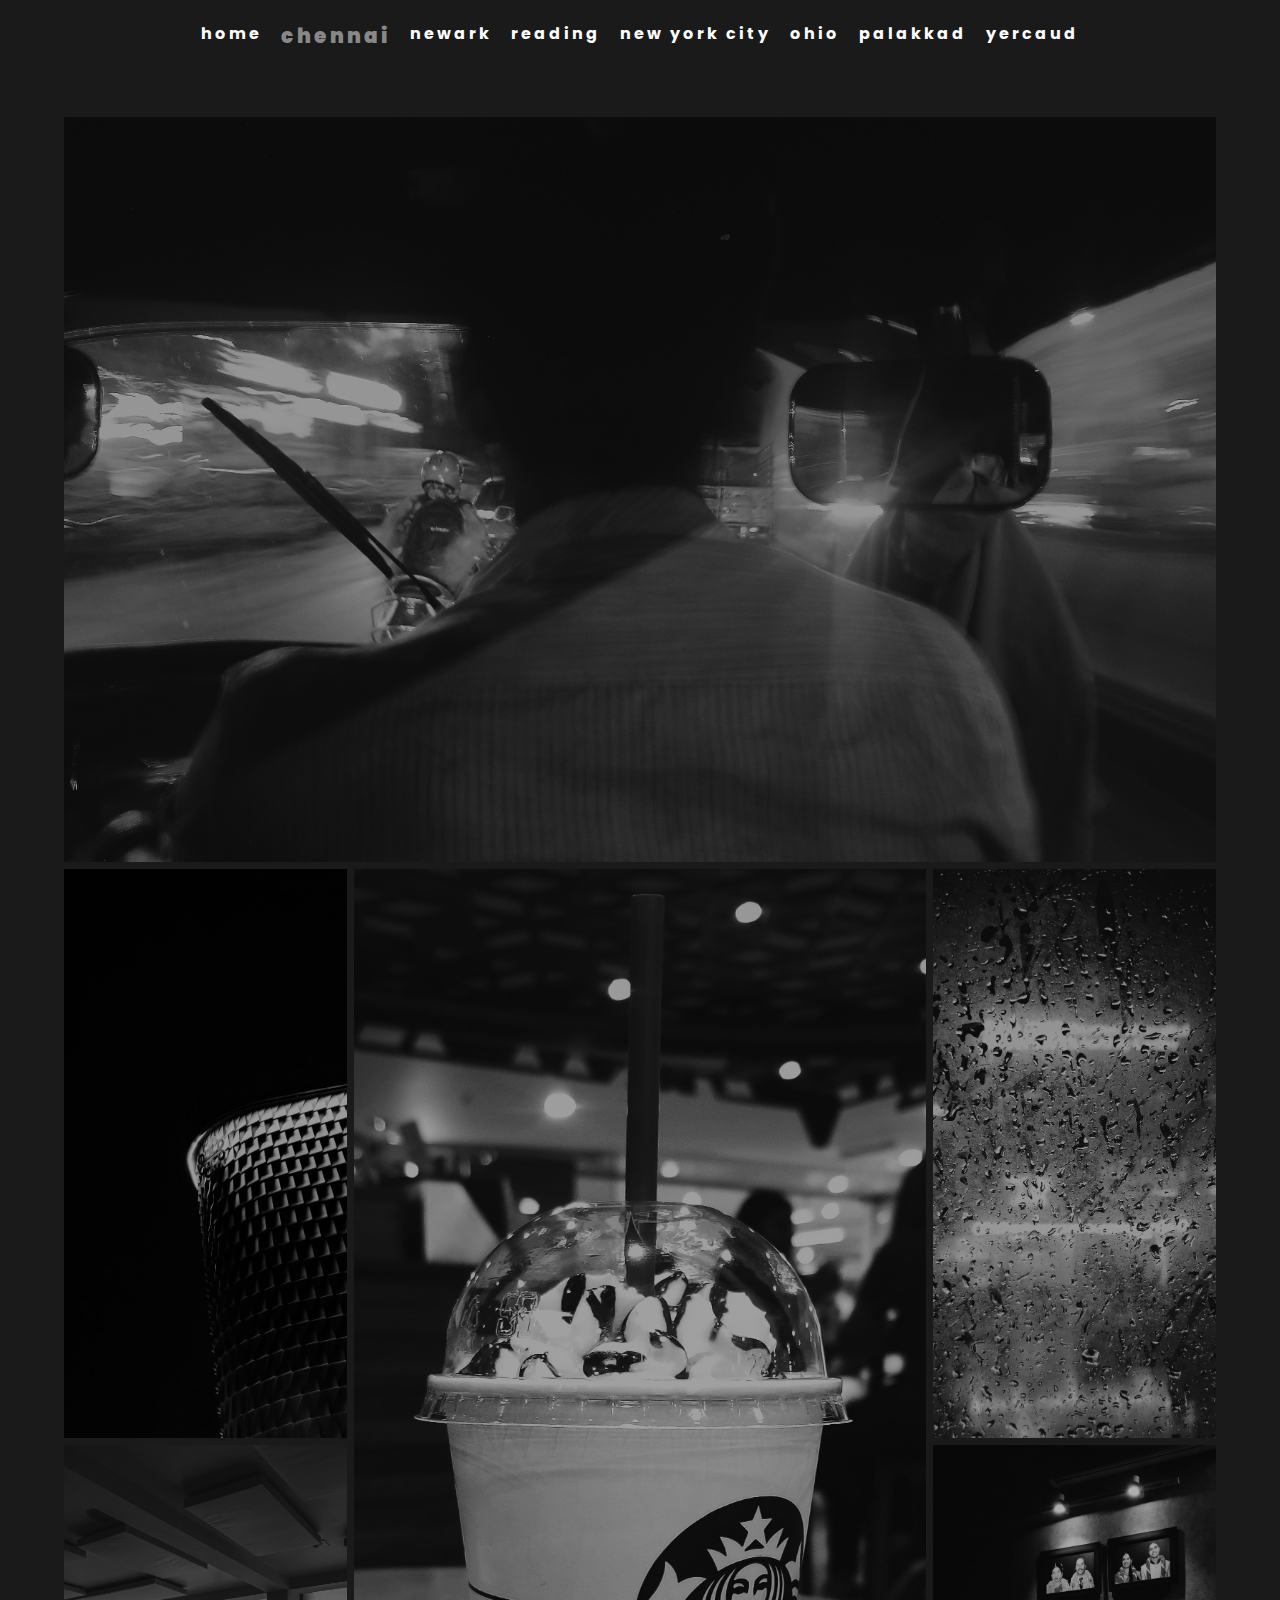
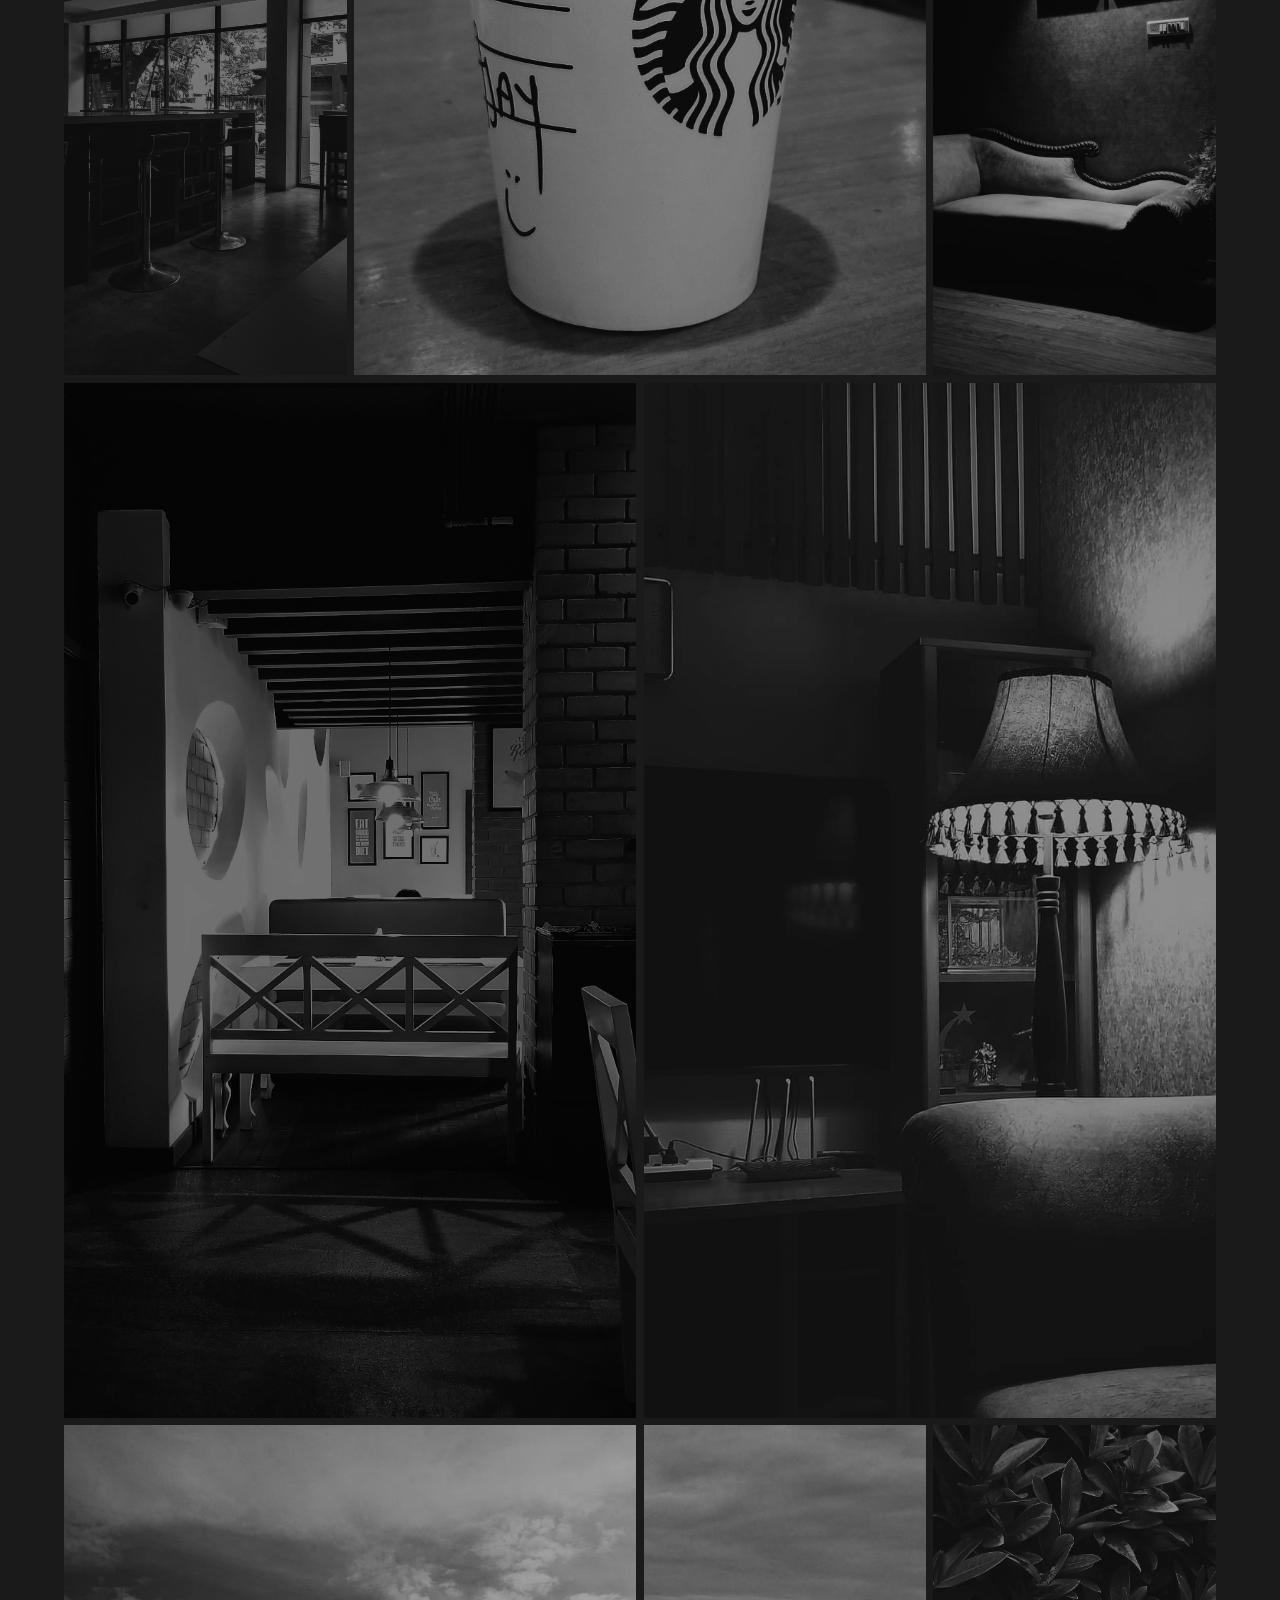
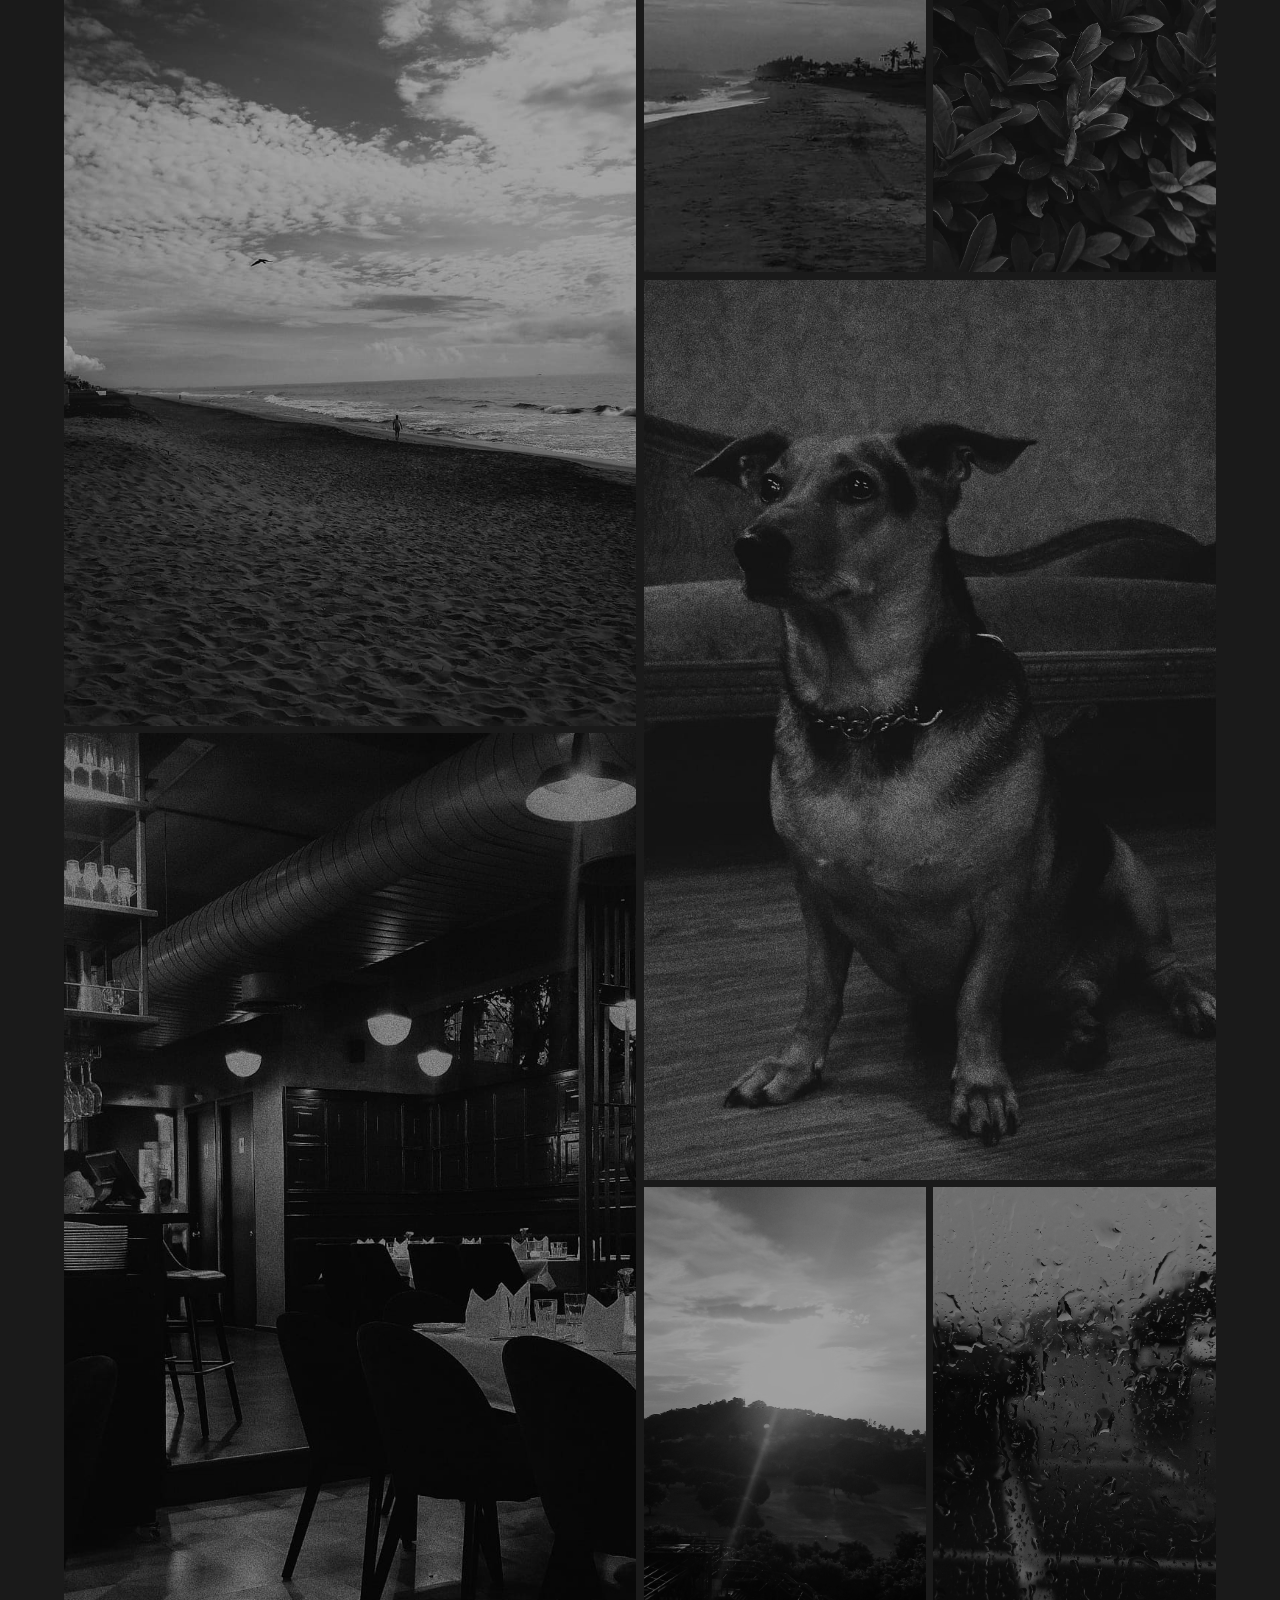
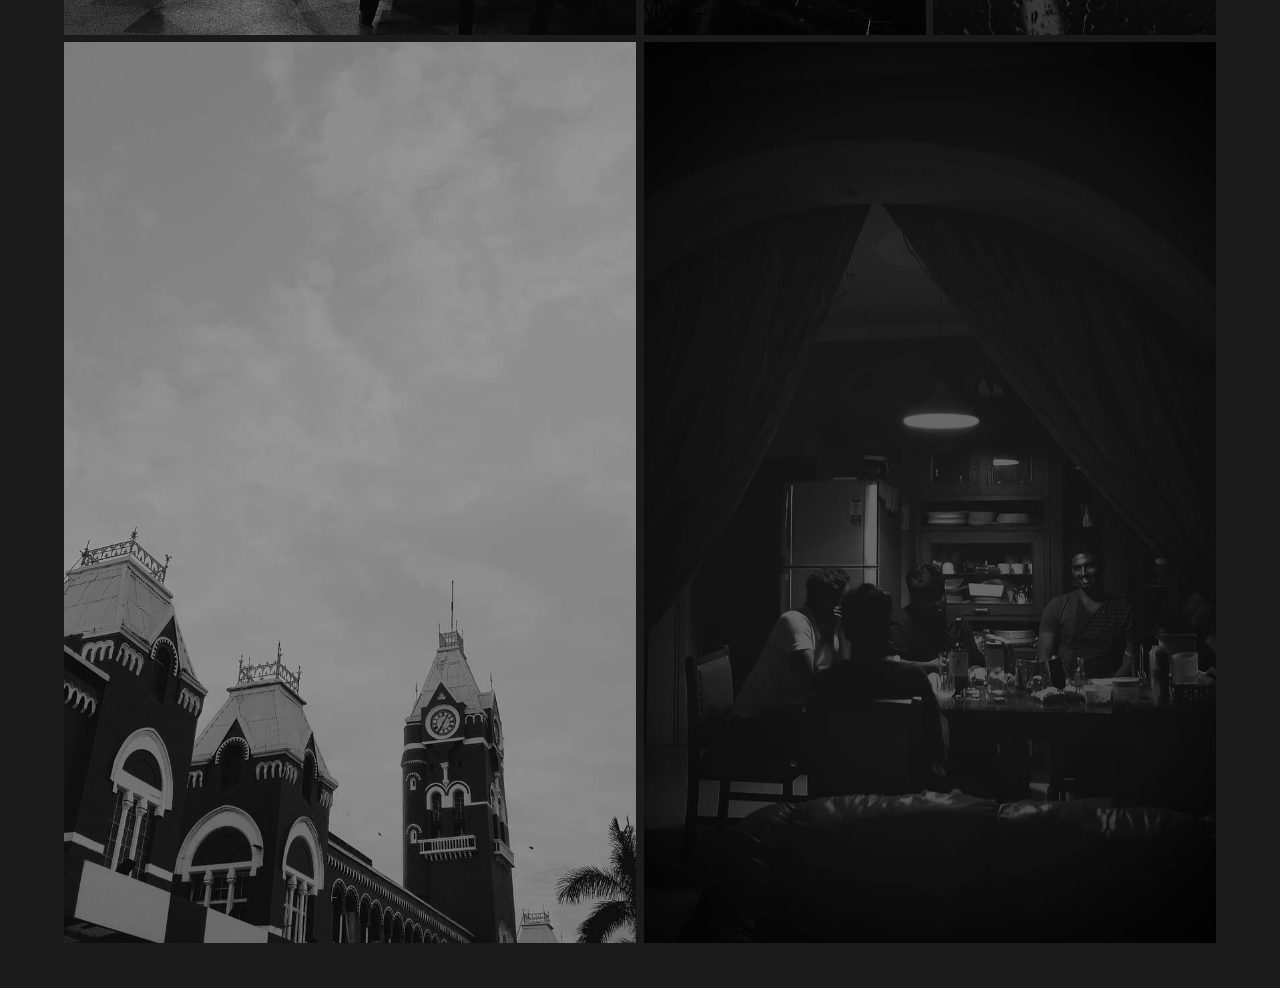
<file: chennai.html>
<!DOCTYPE html>
<html lang="en">

<head>
	<meta charset="UTF-8">
	<meta name="viewport" content="width=device-width, initial-scale=1, maximum-scale=1, user-scalable=no">
	<meta http-equiv="X-UA-Compatible" content="ie=edge">
	<link href="https://fonts.googleapis.com/css2?family=Poppins:wght@200&display=swap" rel="stylesheet">
	<link rel="stylesheet" href="chennai.css">
	<title>ayjayaywhy</title>
</head>

<body>
	<nav>
		<ul class="nav-links">
			<li><a href="index.html" class="">home</a></li>
			<li><a class="current"  href="chennai.html" class="">chennai</a></li>
			<li><a href="newark.html" class="">newark</a></li>
			<li><a href="reading.html" class="">reading</a></li>
			<li><a href="nyc.html" class="">new york city</a></li>
			<li><a href="ohio.html" class="">ohio</a></li>
			<li><a href="palakkad.html" class="">palakkad</a></li>
			<li><a href="yercaud.html" class="">yercaud</a></li>
		</ul>
	</nav>
	<div class="main">
		<div class="gallery">
			<div class="img">
				<img src="images/c1.jpg">
			</div>
			<div class="img">
				<img src="images/c2.jpg">
			</div>
			<div class="img">
				<img src="images/c3.jpg">
			</div>
			<div class="img">
				<img src="images/c4.jpg">
			</div>
			<div class="img">
				<img src="images/c5.jpg">
			</div>
			<div class="img">
				<img src="images/c6.jpg">
			</div>
			<div class="img">
				<img src="images/c7.jpg">
			</div>
			<div class="img">
				<img src="images/c8.jpg">
			</div>
			<div class="img">
				<img src="images/c9.jpg">
			</div>
			<div class="img">
				<img src="images/c10.jpg">
			</div>
			<div class="img">
				<img src="images/c11.jpg">
			</div>
			<div class="img">
				<img src="images/c12.jpg">
			</div>
			<div class="img">
				<img src="images/c13.jpg">
			</div>
			<div class="img">
				<img src="images/c14.jpg">
			</div>
			<div class="img">
				<img src="images/c15.jpg">
			</div>
			<div class="img">
				<img src="images/c16.jpg">
			</div>
			<div class="img">
				<img src="images/c17.jpg">
			</div>
		</div>
	</div>
</body>
</html>
</file>
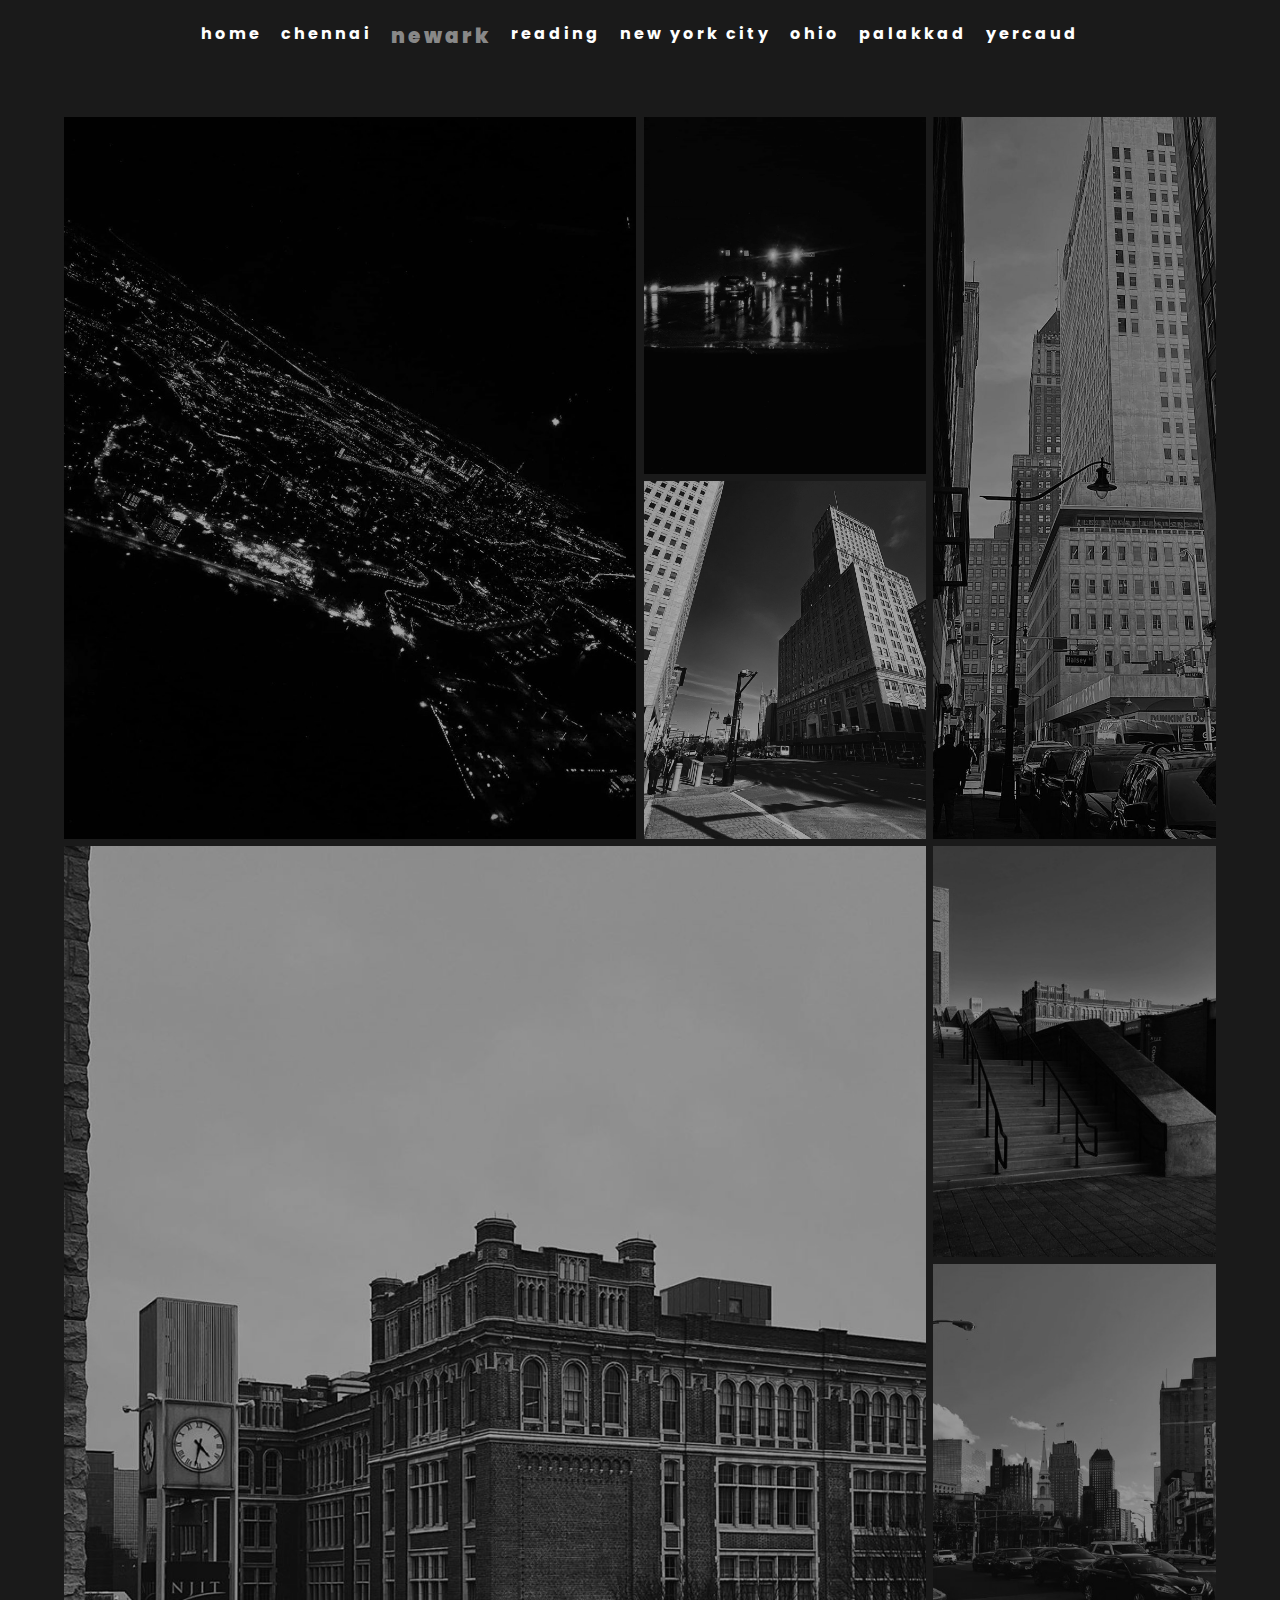
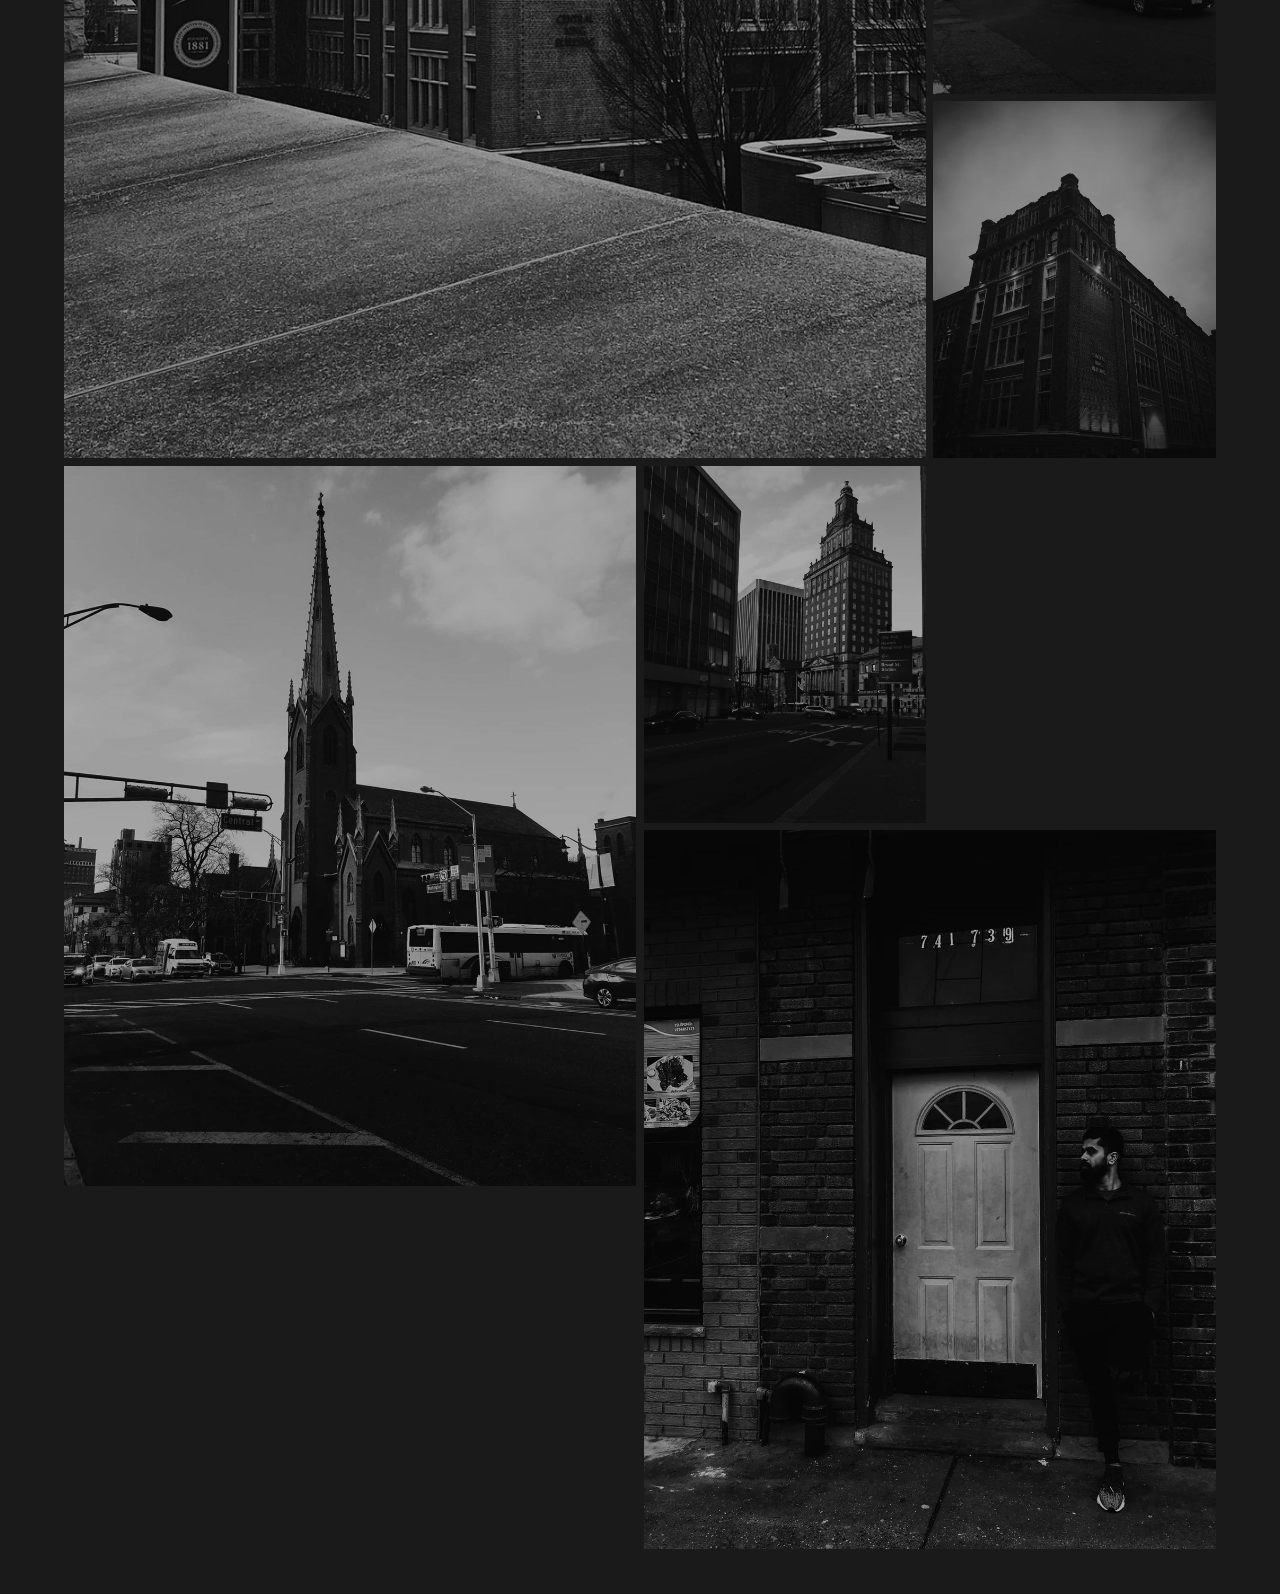
<file: newark.html>
<!DOCTYPE html>
<html lang="en">

<head>
	<meta charset="UTF-8">
	<meta name="viewport" content="width=device-width, initial-scale=1, maximum-scale=1, user-scalable=no">
	<meta http-equiv="X-UA-Compatible" content="ie=edge">
	<link href="https://fonts.googleapis.com/css2?family=Poppins:wght@200&display=swap" rel="stylesheet">
	<link rel="stylesheet" href="newark.css">
	<title>ayjayaywhy</title>
</head>

<body>
	<nav>
		<ul class="nav-links">
			<li><a href="index.html" class="">home</a></li>
			<li><a href="chennai.html" class="">chennai</a></li>
			<li><a class="current"  href="newark.html" class="">newark</a></li>
			<li><a href="reading.html" class="">reading</a></li>
			<li><a href="nyc.html" class="">new york city</a></li>
			<li><a href="ohio.html" class="">ohio</a></li>
			<li><a href="palakkad.html" class="">palakkad</a></li>
			<li><a href="yercaud.html" class="">yercaud</a></li>
		</ul>
	</nav>
	<div class="main">
		<div class="gallery">
			<div class="img">
				<img src="images/n1.jpg">
			</div>
			<div class="img">
				<img src="images/n2.jpg"/>
			</div>
			<div class="img">
				<img src="images/n3.jpg"/>
			</div>
			<div class="img">
				<img src="images/n4.jpg"/>
			</div>
			<div class="img">
				<img src="images/n5.jpg"/>
			</div>
			<div class="img">
				<img src="images/n6.jpg"/>
			</div>
			<div class="img">
				<img src="images/n7.jpg">
			</div>
			<div class="img">
				<img src="images/n8.jpg">
			</div>
			<div class="img">
				<img src="images/n9.jpg">
			</div>
			<div class="img">
				<img src="images/n10.jpg">
			</div>
			<div class="img">
				<img src="images/n11.jpg">
			</div>
		</div>
	</div>
</body>
</html>
</file>
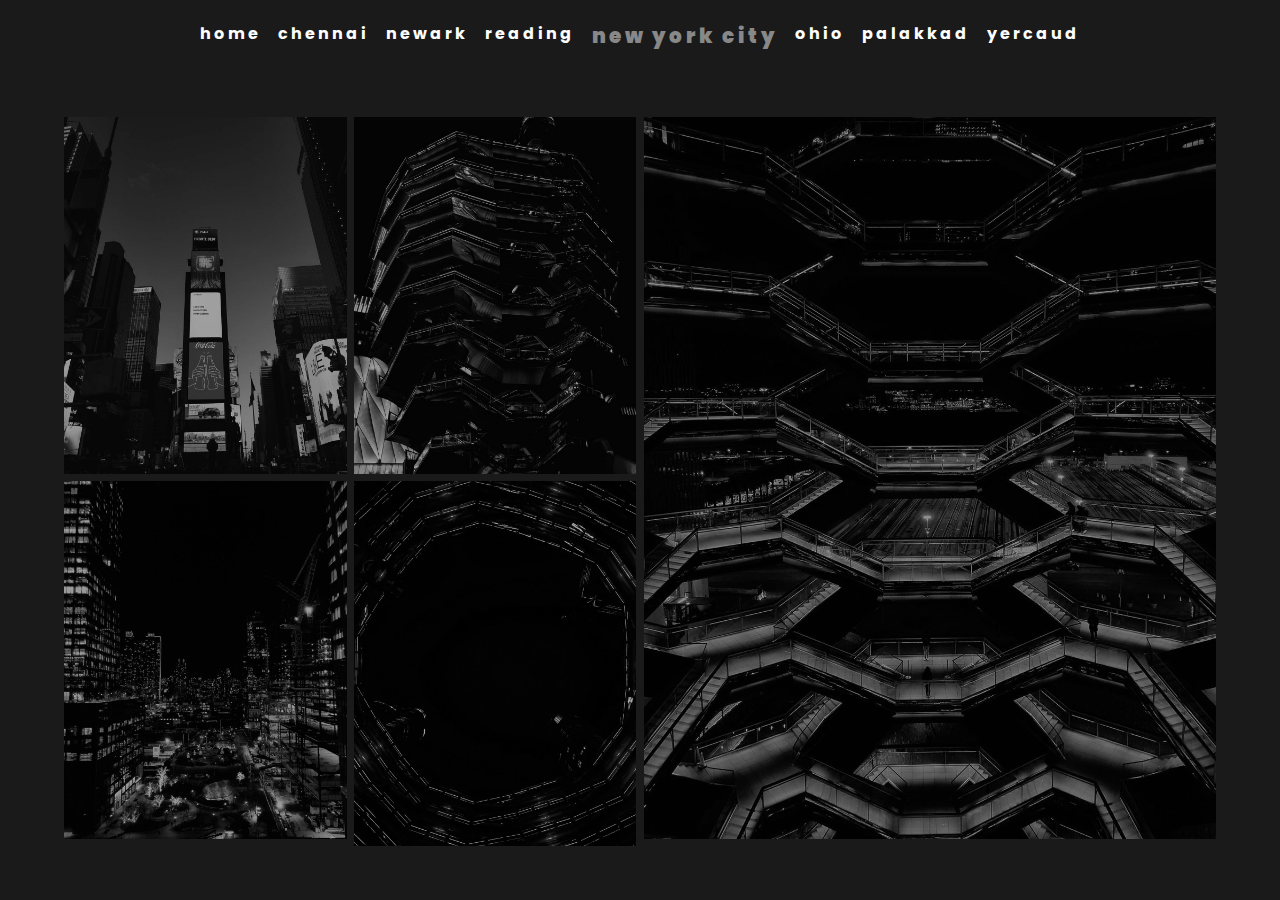
<file: nyc.html>
<!DOCTYPE html>
<html lang="en">

<head>
	<meta charset="UTF-8">
	<meta name="viewport" content="width=device-width, initial-scale=1, maximum-scale=1, user-scalable=no">
	<meta http-equiv="X-UA-Compatible" content="ie=edge">
	<link href="https://fonts.googleapis.com/css2?family=Poppins:wght@200&display=swap" rel="stylesheet">
	<link rel="stylesheet" href="nyc.css">
	<title>ayjayaywhy</title>
</head>

<body>
	<nav>
		<ul class="nav-links">
			<li><a href="index.html" class="">home</a></li>
			<li><a href="chennai.html" class="">chennai</a></li>
			<li><a href="newark.html" class="">newark</a></li>
			<li><a href="reading.html" class="">reading</a></li>
			<li><a  class="current" href="nyc.html" class="">new york city</a></li>
			<li><a href="ohio.html" class="">ohio</a></li>
			<li><a href="palakkad.html" class="">palakkad</a></li>
			<li><a href="yercaud.html" class="">yercaud</a></li>
		</ul>
	</nav>
	<div class="main">
		<div class="gallery">
			<div class="img">
				<img src="images/a1.jpg">
			</div>
			<div class="img">
				<img src="images/a2.jpg"/>
			</div>
			<div class="img">
				<img src="images/a3.jpg"/>
			</div>
			<div class="img">
				<img src="images/a4.jpg"/>
			</div>
			<div class="img">
				<img src="images/a5.jpg"/>
			</div>
	</div>
</body>
</html>
</file>
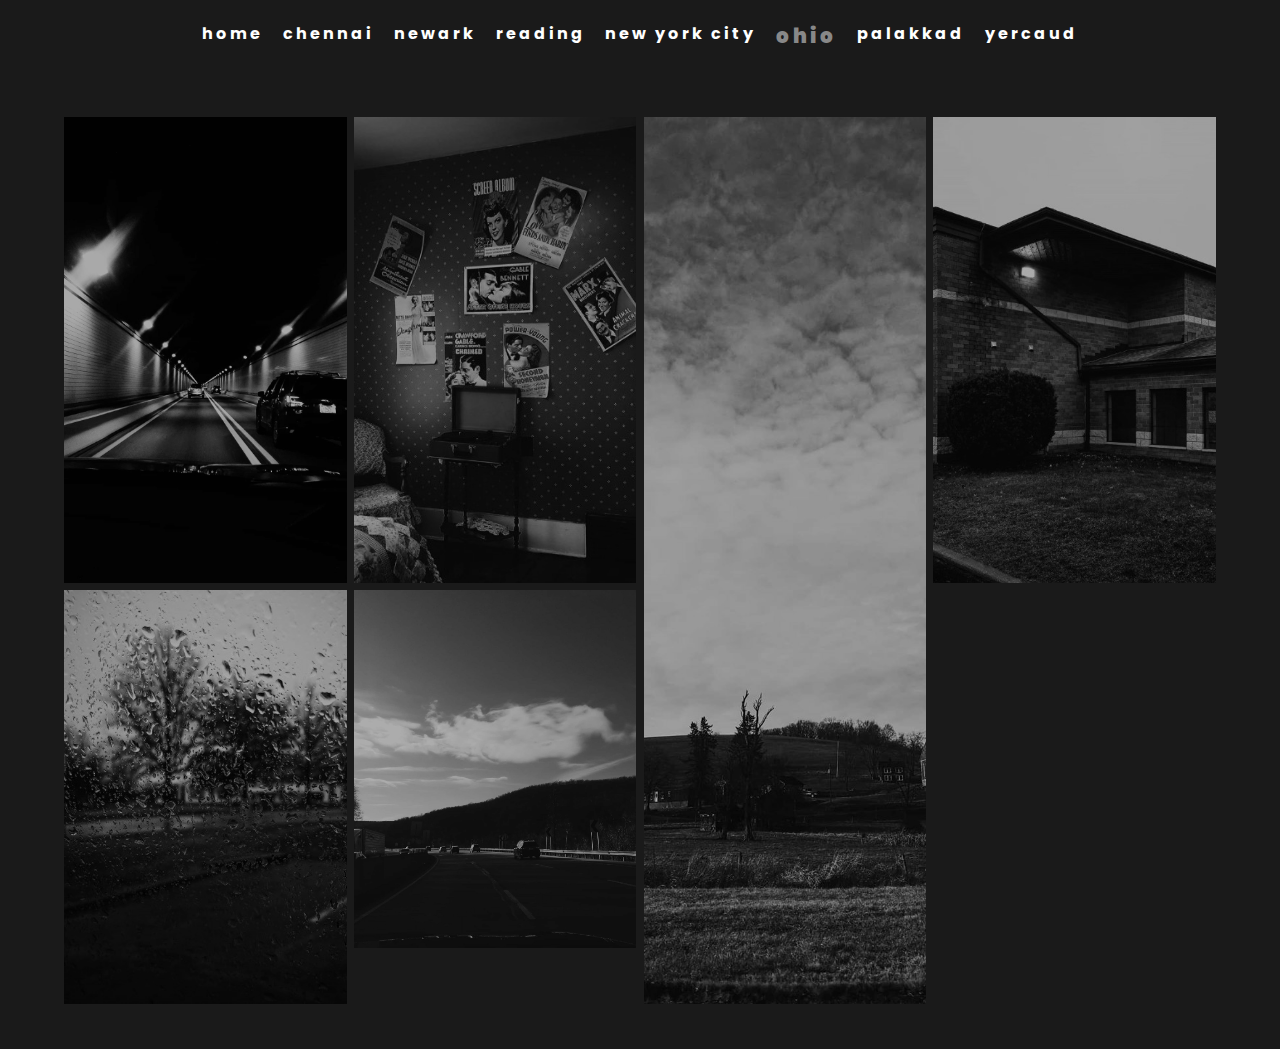
<file: ohio.html>
<!DOCTYPE html>
<html lang="en">

<head>
	<meta charset="UTF-8">
	<meta name="viewport" content="width=device-width, initial-scale=1, maximum-scale=1, user-scalable=no">
	<meta http-equiv="X-UA-Compatible" content="ie=edge">
	<link href="https://fonts.googleapis.com/css2?family=Poppins:wght@200&display=swap" rel="stylesheet">
	<link rel="stylesheet" href="ohio.css">
	<title>ayjayaywhy</title>
</head>

<body>
	<nav>
		<ul class="nav-links">
			<li><a href="index.html" class="">home</a></li>
			<li><a href="chennai.html" class="">chennai</a></li>
			<li><a href="newark.html" class="">newark</a></li>
			<li><a href="reading.html" class="">reading</a></li>
			<li><a href="nyc.html" class="">new york city</a></li>
			<li><a  class="current" href="ohio.html" class="">ohio</a></li>
			<li><a href="palakkad.html" class="">palakkad</a></li>
			<li><a href="yercaud.html" class="">yercaud</a></li>
		</ul>
	</nav>
	<div class="main">
		<div class="gallery">
			<div class="img">
				<img src="images/o1.jpg">
			</div>
			<div class="img">
				<img src="images/o2.jpg"/>
			</div>
			<div class="img">
				<img src="images/o6.jpg"/>
			</div>
			<div class="img">
				<img src="images/o3.jpg"/>
			</div>
			<div class="img">
				<img src="images/o4.jpg"/>
			</div>
			<div class="img">
				<img src="images/o5.jpg"/>
			</div>
		</div>
	</div>
</body>
</html>
</file>
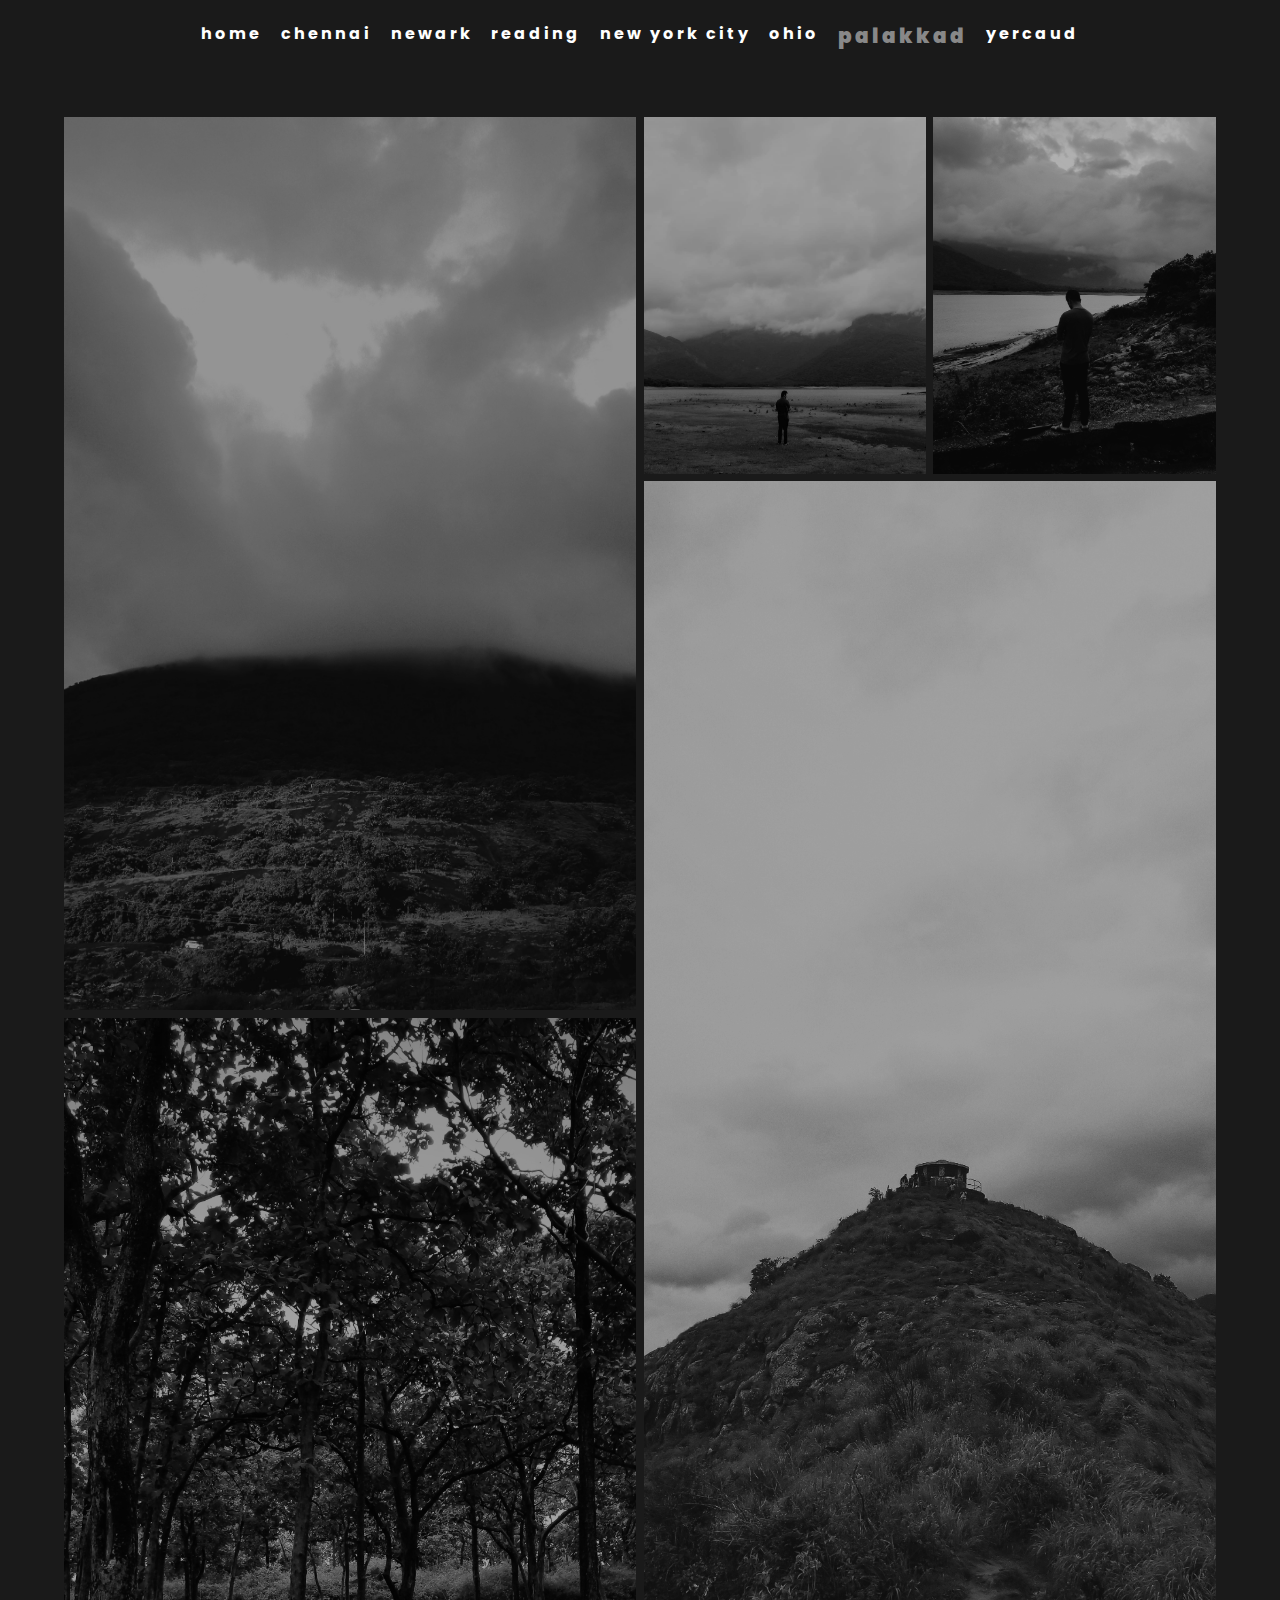
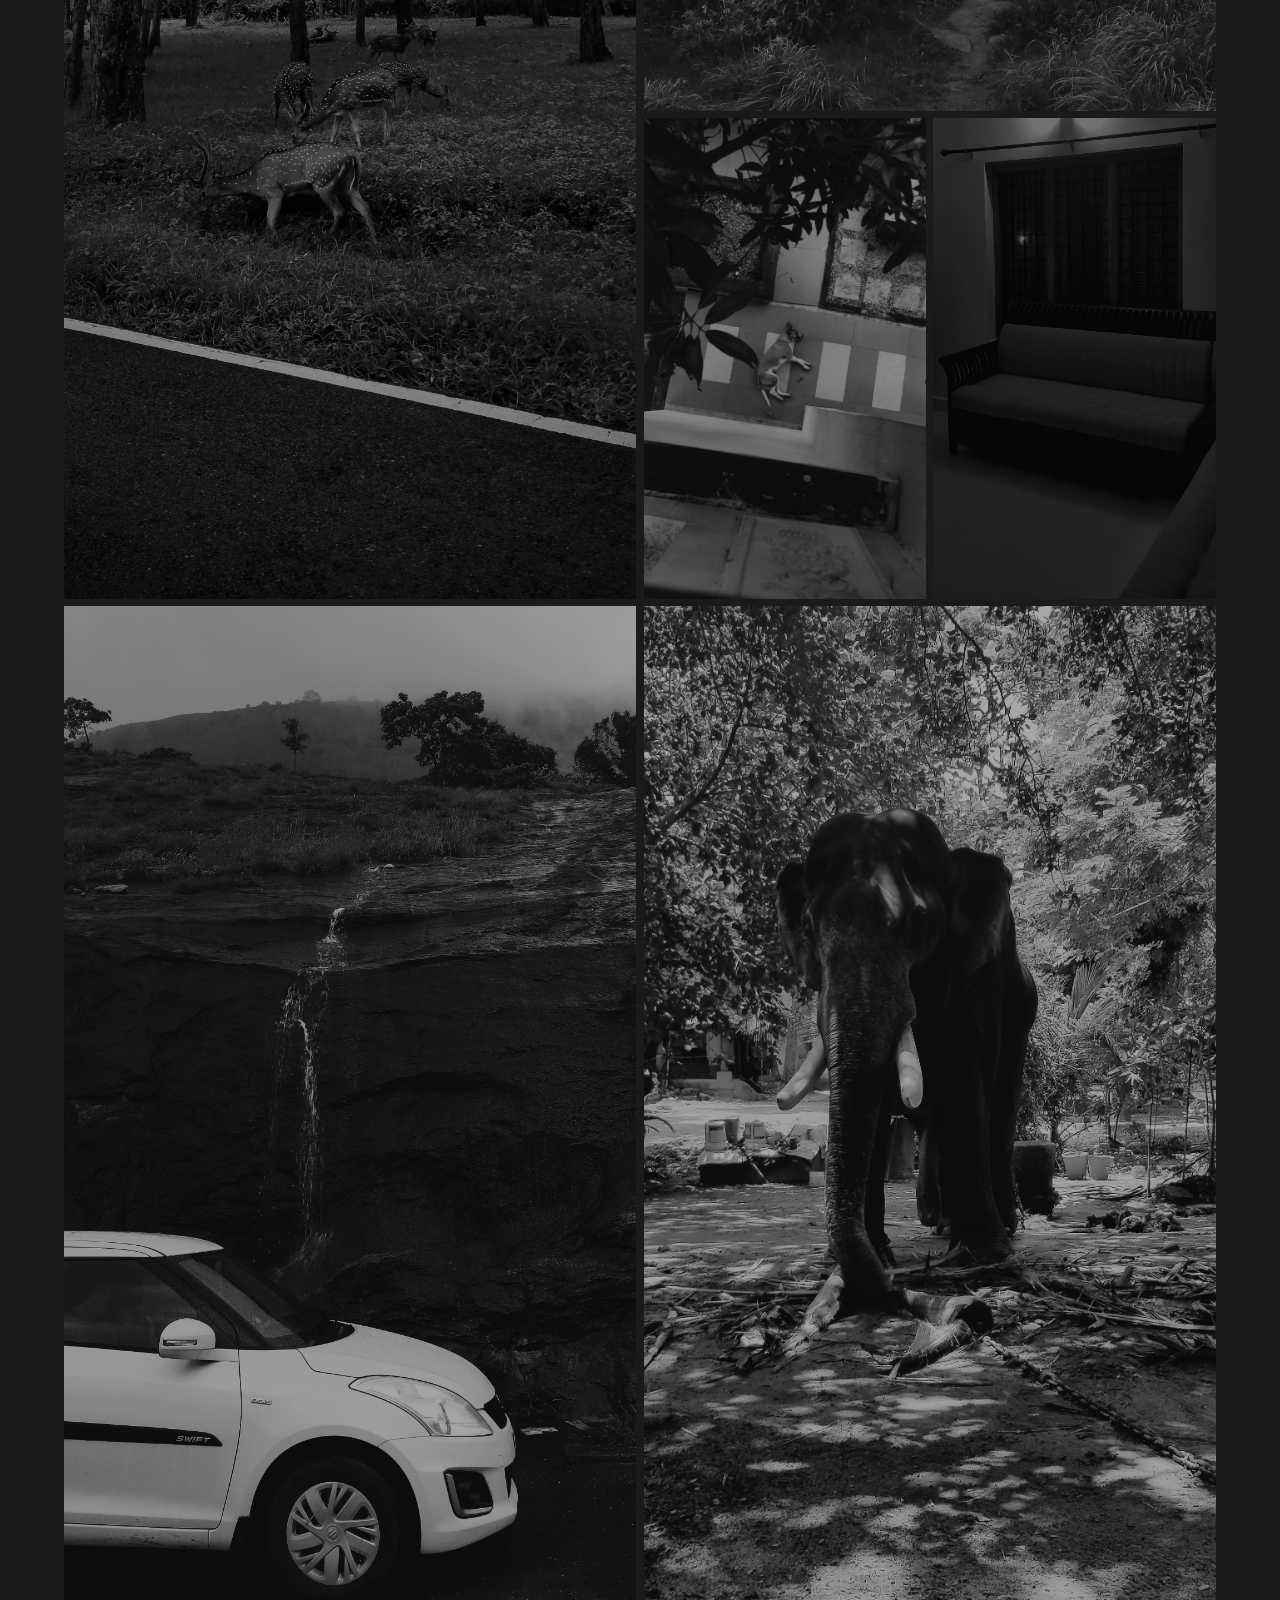
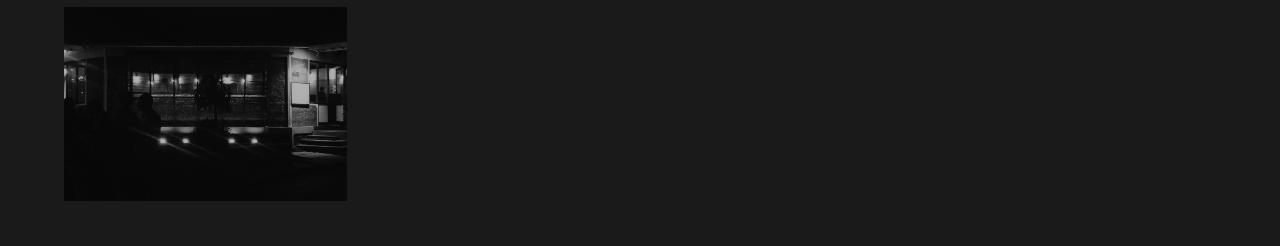
<file: palakkad.html>
<!DOCTYPE html>
<html lang="en">

<head>
	<meta charset="UTF-8">
	<meta name="viewport" content="width=device-width, initial-scale=1, maximum-scale=1, user-scalable=no">
	<meta http-equiv="X-UA-Compatible" content="ie=edge">
	<link href="https://fonts.googleapis.com/css2?family=Poppins:wght@200&display=swap" rel="stylesheet">
	<link rel="stylesheet" href="palakkad.css">
	<title>ayjayaywhy</title>
</head>

<body>
	<nav>
		<ul class="nav-links">
			<li><a href="index.html" class="">home</a></li>
			<li><a href="chennai.html" class="">chennai</a></li>
			<li><a href="newark.html" class="">newark</a></li>
			<li><a href="reading.html" class="">reading</a></li>
			<li><a href="nyc.html" class="">new york city</a></li>
			<li><a href="ohio.html" class="">ohio</a></li>
			<li><a  class="current" href="palakkad.html" class="">palakkad</a></li>
			<li><a href="yercaud.html" class="">yercaud</a></li>
		</ul>
	</nav>
	<div class="main">
		<div class="gallery">
			<div class="img">
				<img src="images/p1.jpg">
			</div>
			<div class="img">
				<img src="images/p2.jpg"/>
			</div>
			<div class="img">
				<img src="images/p3.jpg"/>
			</div>
			<div class="img">
				<img src="images/p4.jpg"/>
			</div>
			<div class="img">
				<img src="images/p5.jpg"/>
			</div>
			<div class="img">
				<img src="images/p6.jpg"/>
			</div>
			<div class="img">
				<img src="images/p7.jpg"/>
			</div>
			<div class="img">
				<img src="images/p8.jpg"/>
			</div>
			<div class="img">
				<img src="images/p9.jpg"/>
			</div>
			<div class="img">
				<img src="images/p10.jpg"/>
			</div>
		</div>
	</div>
</body>
</html>
</file>
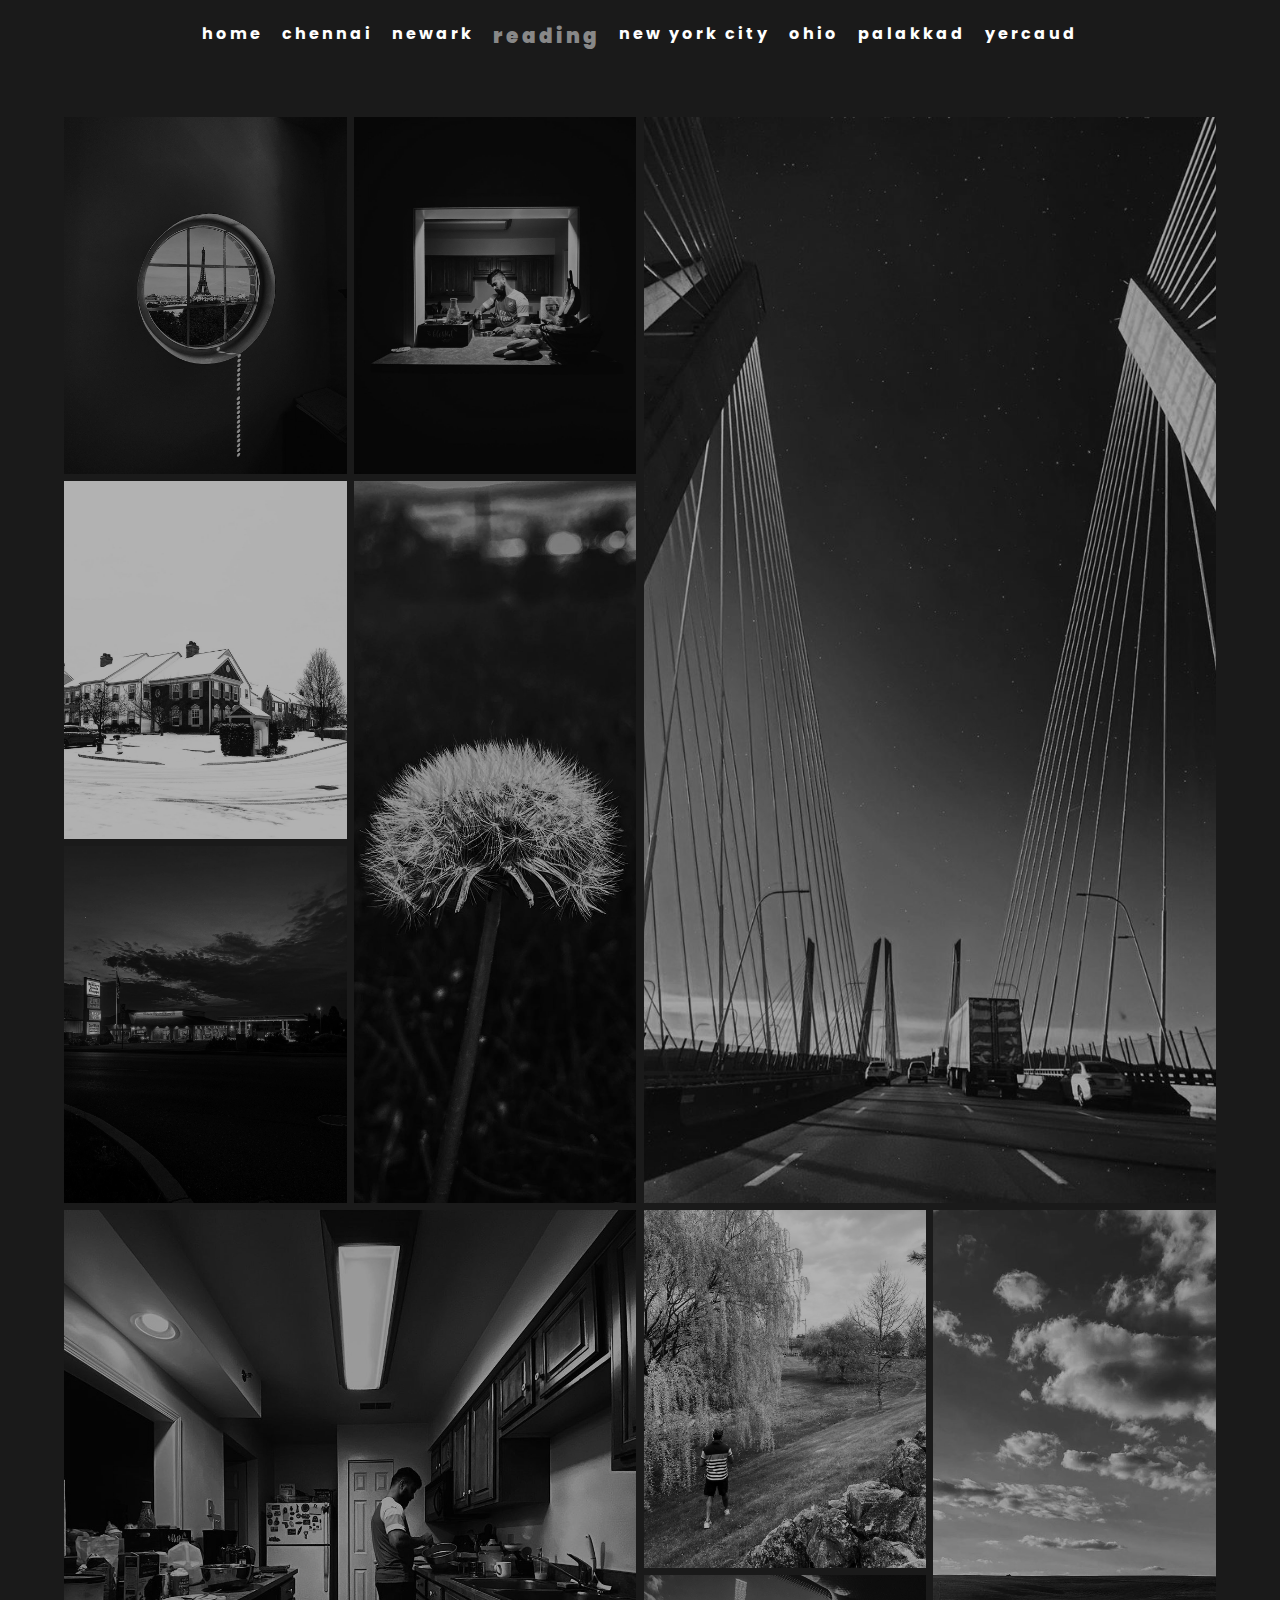
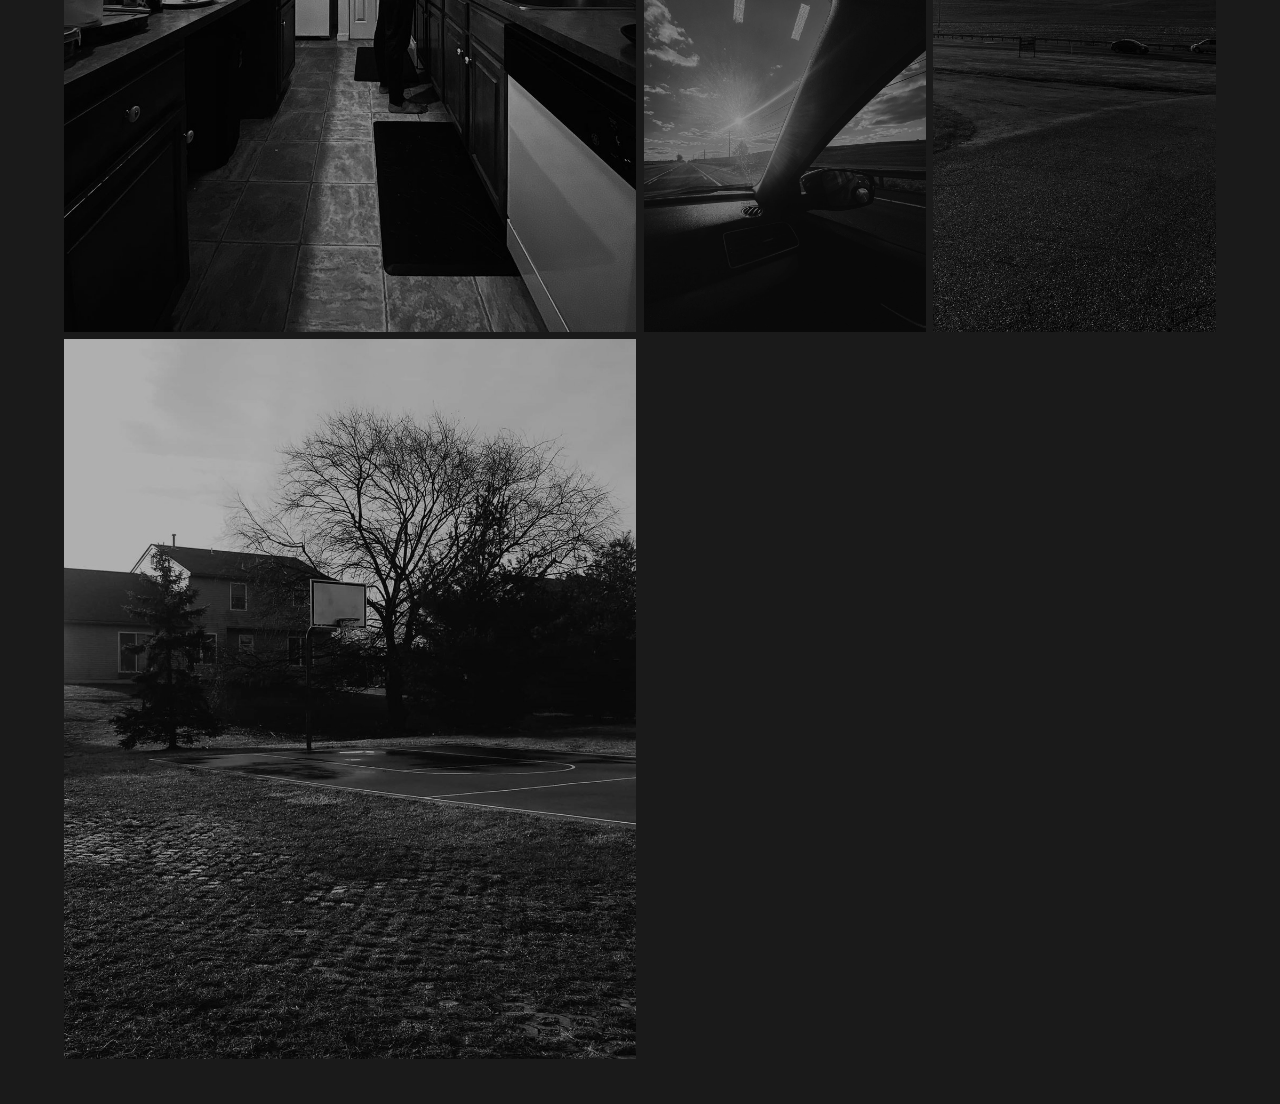
<file: reading.html>
<!DOCTYPE html>
<html lang="en">

<head>
	<meta charset="UTF-8">
	<meta name="viewport" content="width=device-width, initial-scale=1, maximum-scale=1, user-scalable=no">
	<meta http-equiv="X-UA-Compatible" content="ie=edge">
	<link href="https://fonts.googleapis.com/css2?family=Poppins:wght@200&display=swap" rel="stylesheet">
	<link rel="stylesheet" href="reading.css">
	<title>ayjayaywhy</title>
</head>

<body>
	<nav>
		<ul class="nav-links">
			<li><a href="index.html" class="">home</a></li>
			<li><a href="chennai.html" class="">chennai</a></li>
			<li><a href="newark.html" class="">newark</a></li>
			<li><a class="current"  href="reading.html" class="">reading</a></li>
			<li><a href="nyc.html" class="">new york city</a></li>
			<li><a href="ohio.html" class="">ohio</a></li>
			<li><a href="palakkad.html" class="">palakkad</a></li>
			<li><a href="yercaud.html" class="">yercaud</a></li>
		</ul>
	</nav>
	<div class="main">
		<div class="gallery">
			<div class="img">
				<img src="images/r1.jpg">
			</div>
			<div class="img">
				<img src="images/r2.jpg"/>
			</div>
			<div class="img">
				<img src="images/r3.jpg"/>
			</div>
			<div class="img">
				<img src="images/r4.jpg"/>
			</div>
			<div class="img">
				<img src="images/r5.jpg"/>
			</div>
			<div class="img">
				<img src="images/r6.jpg"/>
			</div>
			<div class="img">
				<img src="images/r7.jpg">
			</div>
			<div class="img">
				<img src="images/r8.jpg">
			</div>
			<div class="img">
				<img src="images/r9.jpg">
			</div>
			<div class="img">
				<img src="images/r10.jpg">
			</div>
			<div class="img">
				<img src="images/r11.jpg">
			</div>
		</div>
	</div>
</body>
</html>
</file>
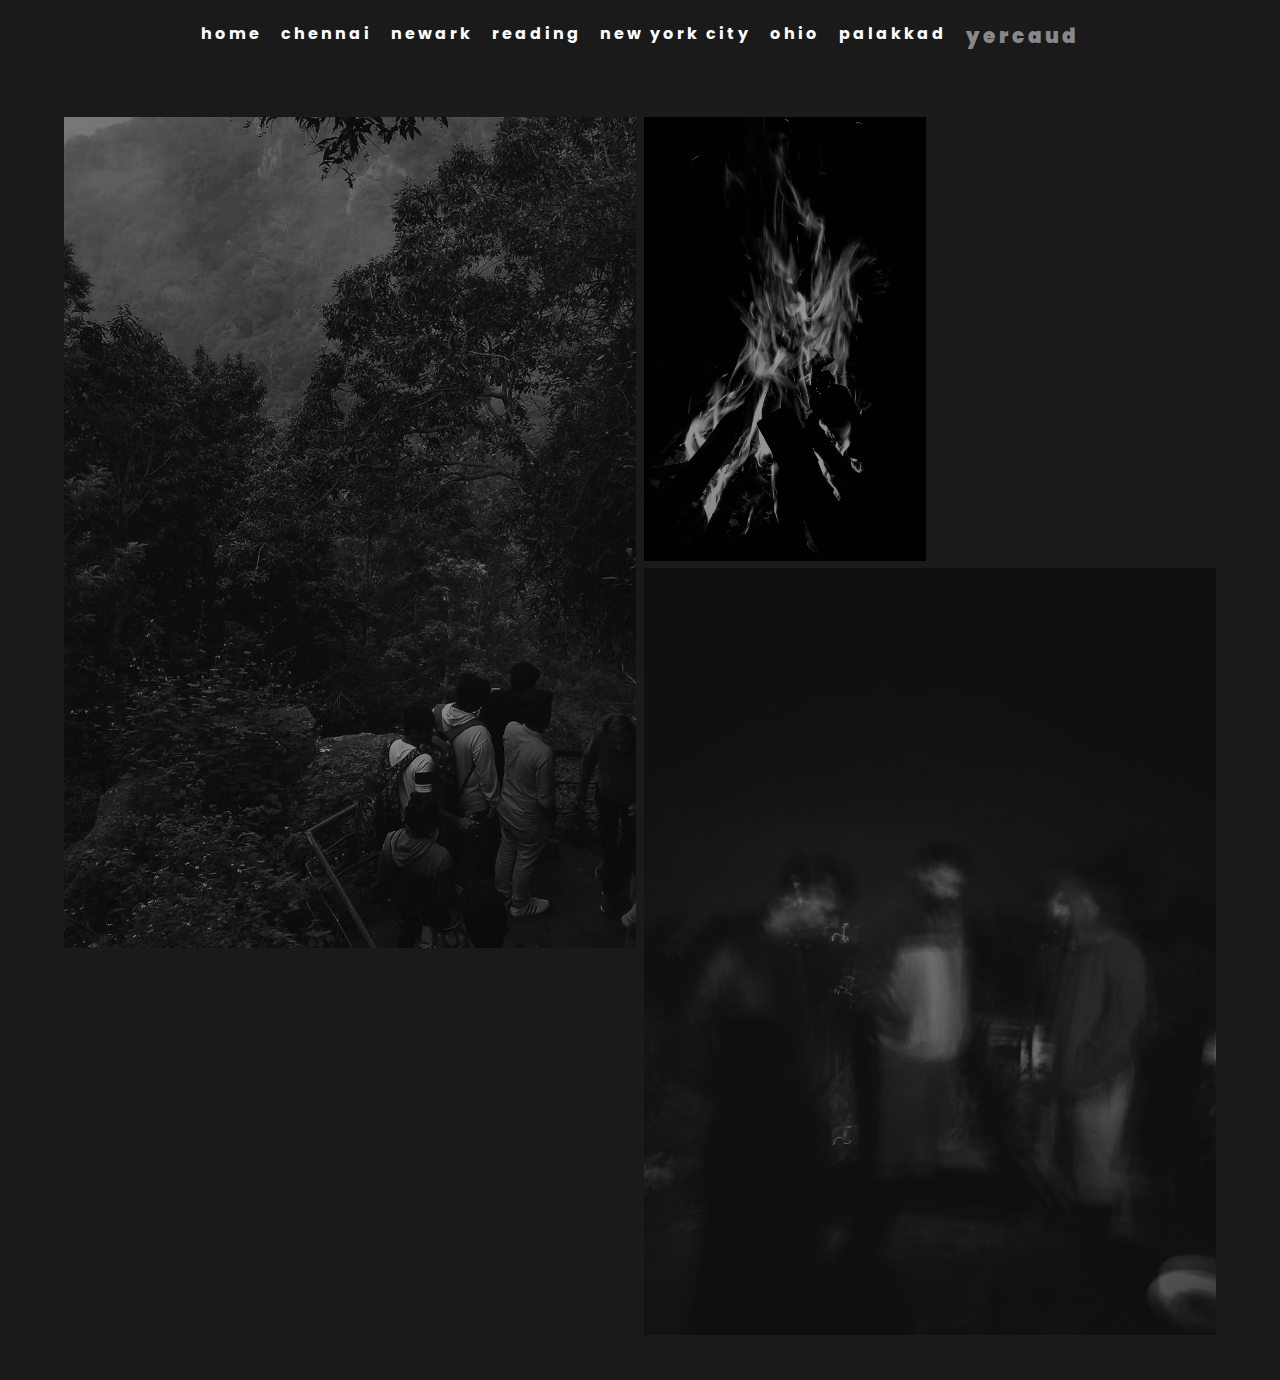
<file: yercaud.html>
<!DOCTYPE html>
<html lang="en">

<head>
	<meta charset="UTF-8">
	<meta name="viewport" content="width=device-width, initial-scale=1, maximum-scale=1, user-scalable=no">
	<meta http-equiv="X-UA-Compatible" content="ie=edge">
	<link href="https://fonts.googleapis.com/css2?family=Poppins:wght@200&display=swap" rel="stylesheet">
	<link rel="stylesheet" href="yercaud.css">
	<title>ayjayaywhy</title>
</head>

<body>
	<nav>
		<ul class="nav-links">
			<li><a href="index.html" class="">home</a></li>
			<li><a href="chennai.html" class="">chennai</a></li>
			<li><a href="newark.html" class="">newark</a></li>
			<li><a href="reading.html" class="">reading</a></li>
			<li><a href="nyc.html" class="">new york city</a></li>
			<li><a href="ohio.html" class="">ohio</a></li>
			<li><a href="palakkad.html" class="">palakkad</a></li>
			<li><a  class="current" href="yercaud.html" class="">yercaud</a></li>
		</ul>
	</nav>
	<div class="main">
		<div class="gallery">
			<div class="img">
				<img src="images/y1.jpg">
			</div>
			<div class="img">
				<img src="images/y2.jpg"/>
			</div>
			<div class="img">
				<img src="images/y3.jpg"/>
			</div>
		</div>
	</div>
</body>
</html>
</file>
<file: chennai.css>
*{
	margin: 0px;
	padding: 0px;
	box-sizing: 0px;
}

nav{
	display: flex;
	justify-content: space-around;
	align-items: center;
	min-height: 8vh;
	font-family: 'Poppins', sans-serif;
}

.nav-links{
	display: flex;
	justify-content: space-around;
	width: 70%;
}

.nav-links li{
	list-style: none;
}

.nav-links .current {
 	color: #888888;
	font-size: 20px;
	font-weight: 900;
}

.nav-links a{
	color: white;
	text-decoration: none;
	letter-spacing: 3px;
	font-weight: bold;
	font-size: 16px;
}

body {
	background: #1A1A1A;
}

.main{
	position: relative;
	height: 100%;
	width: 100%; 
}

.main .gallery {
	position: relative;
	height: auto;
	width: 90%;
	margin: auto;
	padding: 45px 0;
	display: grid;
	grid-template-columns: auto auto auto auto;
	grid-gap: .8vh;
	grid-auto-flow: dense;
}

.main .gallery .img {
	position: relative;
	height: 100%;
	width: 100%;
	overflow: hidden;
}

.main .gallery .img:first-child{
	grid-column-start: span 4;
	grid-row-start: span 2;
} 

.main .gallery .img:nth-child(2n+3){
	grid-column-start: span 2;
	grid-row-start: span 2;
}	

.main .gallery .img:nth-child(4n+5){
	grid-column-start: span 2;
	grid-row-start: span 2;
}	

.main .gallery .img:nth-child(6n+7){
	grid-row-start: span 2;
}	

.main .gallery .img:nth-child(8n+9){
	grid-column-start: span 2;
	grid-row-start: span 2;
}

.main .gallery .img:nth-child(10n+11){
	grid-column-start: span 2;
	grid-row-start: span 2;
}	

.main .gallery .img img {
	height: 100%;
	width: 100%;
	object-fit: cover;
	filter: brightness(0.7) grayscale(1);
	transition: 0.2s ease-in-out; 
}	

.main .gallery .img:hover img{
	filter: brightness(1) grayscale(0);
}
</file>
<file: newark.css>
*{
	margin: 0px;
	padding: 0px;
	box-sizing: 0px;
}

nav{
	display: flex;
	justify-content: space-around;
	align-items: center;
	min-height: 8vh;
	font-family: 'Poppins', sans-serif;
}

.nav-links{
	display: flex;
	justify-content: space-around;
	width: 70%;
}

.nav-links li{
	list-style: none;
}

.nav-links .current {
 	color: #888888;
	font-size: 20px;
	font-weight: 900;
}

.nav-links a{
	color: white;
	text-decoration: none;
	letter-spacing: 3px;
	font-weight: bold;
	font-size: 16px;
}

body {
	background: #1A1A1A;
}

.main{
	position: relative;
	height: 100%;
	width: 100%; 
}

.main .gallery {
	position: relative;
	height: auto;
	width: 90%;
	margin: auto;
	padding: 45px 0;
	display: grid;
	grid-template-columns: auto auto auto auto;
	grid-gap: .8vh;
	grid-auto-flow: dense;
}

.main .gallery .img {
	position: relative;
	height: 100%;
	width: 100%;
	overflow: hidden;
}

.main .gallery .img:first-child{
	grid-column-start: span 2;
	grid-row-start: span 2;
} 

.main .gallery .img:nth-child(2n+3){
	grid-column-start: span 1;
	grid-row-start: span 2;
}	

.main .gallery .img:nth-child(4n+5){
	grid-column-start: span 3;
	grid-row-start: span 4;
}	

.main .gallery .img:nth-child(6n+7){
	grid-row-start: span 2;
}	

.main .gallery .img:nth-child(8n+9){
	grid-column-start: span 2;
	grid-row-start: span 2;
}

.main .gallery .img:nth-child(10n+11){
	grid-column-start: span 2;
	grid-row-start: span 2;
}	

.main .gallery .img img {
	height: 100%;
	width: 100%;
	object-fit: cover;
	filter: brightness(0.7) grayscale(1);
	transition: 0.2s ease-in-out; 
}	

.main .gallery .img:hover img{
	filter: brightness(1) grayscale(0);
}
</file>
<file: nyc.css>
*{
	margin: 0px;
	padding: 0px;
	box-sizing: 0px;
}

nav{
	display: flex;
	justify-content: space-around;
	align-items: center;
	min-height: 8vh;
	font-family: 'Poppins', sans-serif;
}

.nav-links{
	display: flex;
	justify-content: space-around;
	width: 70%;
}

.nav-links li{
	list-style: none;
}

.nav-links .current {
 	color: #888888;
	font-size: 20px;
	font-weight: 900;
}

.nav-links a{
	color: white;
	text-decoration: none;
	letter-spacing: 3px;
	font-weight: bold;
	font-size: 16px;
}

body {
	background: #1A1A1A;
}

.main{
	position: relative;
	height: 100%;
	width: 100%; 
}

.main .gallery {
	position: relative;
	height: auto;
	width: 90%;
	margin: auto;
	padding: 45px 0;
	display: grid;
	grid-template-columns: auto auto auto auto;
	grid-gap: .8vh;
	grid-auto-flow: dense;
}

.main .gallery .img {
	position: relative;
	height: 100%;
	width: 100%;
	overflow: hidden;
}

.main .gallery .img:first-child{
	grid-column-start: span 1;
	grid-row-start: span 1;
} 

.main .gallery .img:nth-child(2n+3){
	grid-column-start: span 2;
	grid-row-start: span 2;
}	

.main .gallery .img:nth-child(4n+5){
	grid-column-start: span 1;
	grid-row-start: span 2;
}	

.main .gallery .img:nth-child(6n+7){
	grid-row-start: span 2;
}	

.main .gallery .img:nth-child(8n+9){
	grid-column-start: span 1;
	grid-row-start: span 2;
}

.main .gallery .img:nth-child(10n+11){
	grid-column-start: span 2;
	grid-row-start: span 2;
}	

.main .gallery .img img {
	height: 100%;
	width: 100%;
	object-fit: cover;
	filter: brightness(0.7) grayscale(1);
	transition: 0.2s ease-in-out; 
}	

.main .gallery .img:hover img{
	filter: brightness(1) grayscale(0);
}
</file>
<file: ohio.css>
*{
	margin: 0px;
	padding: 0px;
	box-sizing: 0px;
}

nav{
	display: flex;
	justify-content: space-around;
	align-items: center;
	min-height: 8vh;
	font-family: 'Poppins', sans-serif;
}

.nav-links{
	display: flex;
	justify-content: space-around;
	width: 70%;
}

.nav-links li{
	list-style: none;
}

.nav-links .current {
 	color: #888888;
	font-size: 20px;
	font-weight: 900;
}

.nav-links a{
	color: white;
	text-decoration: none;
	letter-spacing: 3px;
	font-weight: bold;
	font-size: 16px;
}

body {
	background: #1A1A1A;
}

.main{
	position: relative;
	height: 100%;
	width: 100%; 
}

.main .gallery {
	position: relative;
	height: auto;
	width: 90%;
	margin: auto;
	padding: 45px 0;
	display: grid;
	grid-template-columns: auto auto auto auto;
	grid-gap: .8vh;
	grid-auto-flow: dense;
}

.main .gallery .img {
	position: relative;
	height: 100%;
	width: 100%;
	overflow: hidden;
}

.main .gallery .img:first-child{
	grid-column-start: span 1;
	grid-row-start: span 1;
} 

.main .gallery .img:nth-child(2n+3){
	grid-column-start: span 1;
	grid-row-start: span 3;
}	

.main .gallery .img:nth-child(4n+5){
	grid-column-start: span 1;
	grid-row-start: span 2;
}	

.main .gallery .img:nth-child(6n+7){
	grid-row-start: span 2;
}	

.main .gallery .img:nth-child(8n+9){
	grid-column-start: span 1;
	grid-row-start: span 2;
}

.main .gallery .img:nth-child(10n+11){
	grid-column-start: span 2;
	grid-row-start: span 2;
}	

.main .gallery .img img {
	height: 100%;
	width: 100%;
	object-fit: cover;
	filter: brightness(0.7) grayscale(1);
	transition: 0.2s ease-in-out; 
}	

.main .gallery .img:hover img{
	filter: brightness(1) grayscale(0);
}

-
</file>
<file: palakkad.css>
*{
	margin: 0px;
	padding: 0px;
	box-sizing: 0px;
}

nav{
	display: flex;
	justify-content: space-around;
	align-items: center;
	min-height: 8vh;
	font-family: 'Poppins', sans-serif;
}

.nav-links{
	display: flex;
	justify-content: space-around;
	width: 70%;
}

.nav-links li{
	list-style: none;
}

.nav-links .current {
 	color: #888888;
	font-size: 20px;
	font-weight: 900;
}

.nav-links a{
	color: white;
	text-decoration: none;
	letter-spacing: 3px;
	font-weight: bold;
	font-size: 16px;
}

body {
	background: #1A1A1A;
}

.main{
	position: relative;
	height: 100%;
	width: 100%; 
}

.main .gallery {
	position: relative;
	height: auto;
	width: 90%;
	margin: auto;
	padding: 45px 0;
	display: grid;
	grid-template-columns: auto auto auto auto;
	grid-gap: .8vh;
	grid-auto-flow: dense;
}

.main .gallery .img {
	position: relative;
	height: 100%;
	width: 100%;
	overflow: hidden;
}

.main .gallery .img:first-child{
	grid-column-start: span 2;
	grid-row-start: span 2;
} 

.main .gallery .img:nth-child(2n+3){
	grid-column-start: span 2;
	grid-row-start: span 2;
}	

.main .gallery .img:nth-child(4n+5){
	grid-column-start: span 2;
	grid-row-start: span 2;
}	

.main .gallery .img:nth-child(6n+7){
	grid-row-start: span 2;
}	

.main .gallery .img:nth-child(8n+9){
	grid-column-start: span 2;
	grid-row-start: span 2;
}

.main .gallery .img:nth-child(10n+11){
	grid-column-start: span 2;
	grid-row-start: span 2;
}	

.main .gallery .img img {
	height: 100%;
	width: 100%;
	object-fit: cover;
	filter: brightness(0.7) grayscale(1);
	transition: 0.2s ease-in-out; 
}	

.main .gallery .img:hover img{
	filter: brightness(1) grayscale(0);
}
</file>
<file: reading.css>
*{
	margin: 0px;
	padding: 0px;
	box-sizing: 0px;
}

nav{
	display: flex;
	justify-content: space-around;
	align-items: center;
	min-height: 8vh;
	font-family: 'Poppins', sans-serif;
}

.nav-links{
	display: flex;
	justify-content: space-around;
	width: 70%;
}

.nav-links li{
	list-style: none;
}

.nav-links .current {
 	color: #888888;
	font-size: 20px;
	font-weight: 900;
}

.nav-links a{
	color: white;
	text-decoration: none;
	letter-spacing: 3px;
	font-weight: bold;
	font-size: 16px;
}

body {
	background: #1A1A1A;
}

.main{
	position: relative;
	height: 100%;
	width: 100%; 
}

.main .gallery {
	position: relative;
	height: auto;
	width: 90%;
	margin: auto;
	padding: 45px 0;
	display: grid;
	grid-template-columns: auto auto auto auto;
	grid-gap: .8vh;
	grid-auto-flow: dense;
}

.main .gallery .img {
	position: relative;
	height: 100%;
	width: 100%;
	overflow: hidden;
}

.main .gallery .img:first-child{
	grid-column-start: span -2;
	grid-row-start: span 0;
} 

.main .gallery .img:nth-child(2n+3){
	grid-column-start: span 2;
	grid-row-start: span 3;
}	

.main .gallery .img:nth-child(4n+5){
	grid-column-start: span 1;
	grid-row-start: span 2;
}	

.main .gallery .img:nth-child(6n+7){
	grid-row-start: span 2;
}	

.main .gallery .img:nth-child(8n+9){
	grid-column-start: span 1;
	grid-row-start: span 2;
}

.main .gallery .img:nth-child(10n+11){
	grid-column-start: span 2;
	grid-row-start: span 2;
}	

.main .gallery .img img {
	height: 100%;
	width: 100%;
	object-fit: cover;
	filter: brightness(0.7) grayscale(1);
	transition: 0.2s ease-in-out; 
}	

.main .gallery .img:hover img{
	filter: brightness(1) grayscale(0);
}
</file>
<file: yercaud.css>
*{
	margin: 0px;
	padding: 0px;
	box-sizing: 0px;
}

nav{
	display: flex;
	justify-content: space-around;
	align-items: center;
	min-height: 8vh;
	font-family: 'Poppins', sans-serif;
}

.nav-links{
	display: flex;
	justify-content: space-around;
	width: 70%;
}

.nav-links li{
	list-style: none;
}

.nav-links .current {
 	color: #888888;
	font-size: 20px;
	font-weight: 900;
}

.nav-links a{
	color: white;
	text-decoration: none;
	letter-spacing: 3px;
	font-weight: bold;
	font-size: 16px;
}

body {
	background: #1A1A1A;
}

.main{
	position: relative;
	height: 100%;
	width: 100%; 
}

.main .gallery {
	position: relative;
	height: auto;
	width: 90%;
	margin: auto;
	padding: 45px 0;
	display: grid;
	grid-template-columns: auto auto auto auto;
	grid-gap: .8vh;
	grid-auto-flow: dense;
}

.main .gallery .img {
	position: relative;
	height: 100%;
	width: 100%;
	overflow: hidden;
}

.main .gallery .img:first-child{
	grid-column-start: span 2;
	grid-row-start: span 2;
} 

.main .gallery .img:nth-child(2n+3){
	grid-column-start: span 2;
	grid-row-start: span 2;
}	

.main .gallery .img:nth-child(4n+5){
	grid-column-start: span 2;
	grid-row-start: span 2;
}	

.main .gallery .img:nth-child(6n+7){
	grid-row-start: span 2;
}	

.main .gallery .img:nth-child(8n+9){
	grid-column-start: span 2;
	grid-row-start: span 2;
}

.main .gallery .img:nth-child(10n+11){
	grid-column-start: span 2;
	grid-row-start: span 2;
}	

.main .gallery .img img {
	height: 100%;
	width: 100%;
	object-fit: cover;
	filter: brightness(0.7) grayscale(1);
	transition: 0.2s ease-in-out; 
}	

.main .gallery .img:hover img{
	filter: brightness(1) grayscale(0);
}
</file>
